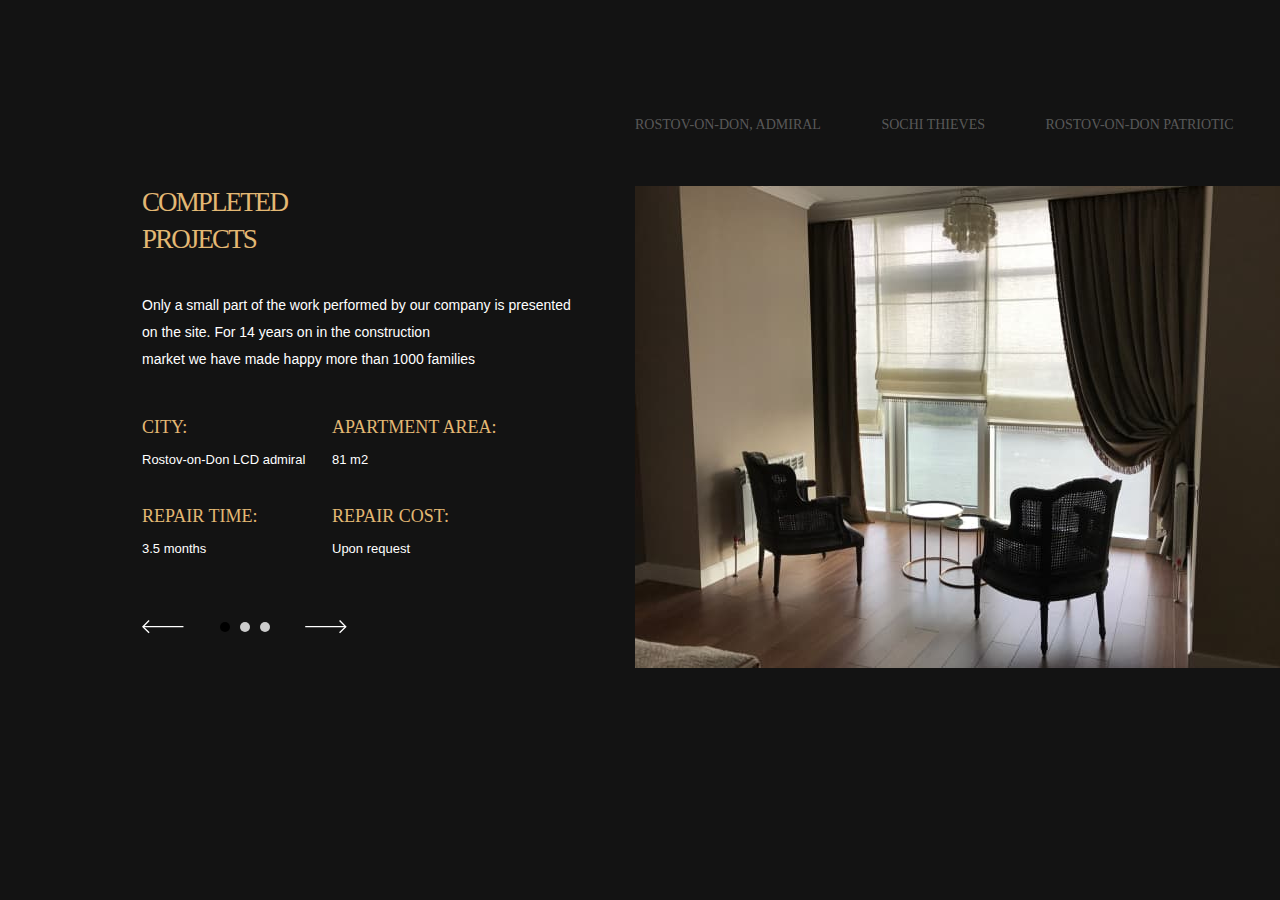
<file: slider-js-version-111/index.html>
<html>
  <head>
    <title>Практическое задание: слайдер с фото</title>
    <link rel="stylesheet" href="./style.css" />
  </head>
  <body>
    <main>
      <section class="left-section">
        <h2 class="title title-projects">Completed <br />projects</h2>
        <p class="subtitle subtitle-projects">
          Only a small part of the work performed by our company is presented
          <br />on the site. For 14 years on in the construction <br />
          market we have made happy more than 1000 families
        </p>

        <div class="grid2x2">
          <div>
            <h4 class="title title-grid">City:</h4>
            <div class="subtitle subtitle-grid js-ct"></div>
          </div>
          <div>
            <h4 class="title title-grid">Apartment Area:</h4>
            <p class="subtitle subtitle-grid js-area"><sup>2</sup></p>
          </div>
          <div>
            <h4 class="title title-grid">Repair time:</h4>
            <p class="subtitle subtitle-grid js-repair">3.5 months</p>
          </div>
          <div>
            <h4 class="title title-grid">Repair Cost:</h4>
            <p class="subtitle subtitle-grid js-cost">Upon request</p>
          </div>
        </div>

        <div class="slider__arrows">
          <div class="slider__arrow left">
            <img src="img/arrow.left.svg" alt="left" />
          </div>
          <div class="slider__dots"></div>
          <div class="slider__arrow right">
            <img src="img/arrow.right.svg" alt="right" />
          </div>
        </div>
      </section>
      <section class="slider">
        <nav>
          <ul class="completed-projects-navigation">
            <li class="projects-navigation title js-projects__navigation">
              <a class="js-projects__navigation" href="">Rostov-on-Don, Admiral</a>
            </li>
            <li class="projects-navigation title js-projects__navigation">
              <a class="js-projects__navigation" href="">Sochi Thieves</a>
            </li>
            <li class="projects-navigation title js-projects__navigation">
              <a class="js-projects__navigation" href="">Rostov-on-Don Patriotic</a>
            </li>
          </ul>
        </nav>

        <div class="slider__images"></div>
      </section>
    </main>
    <script src="./script.js"></script>
  </body>
</html>
</file>
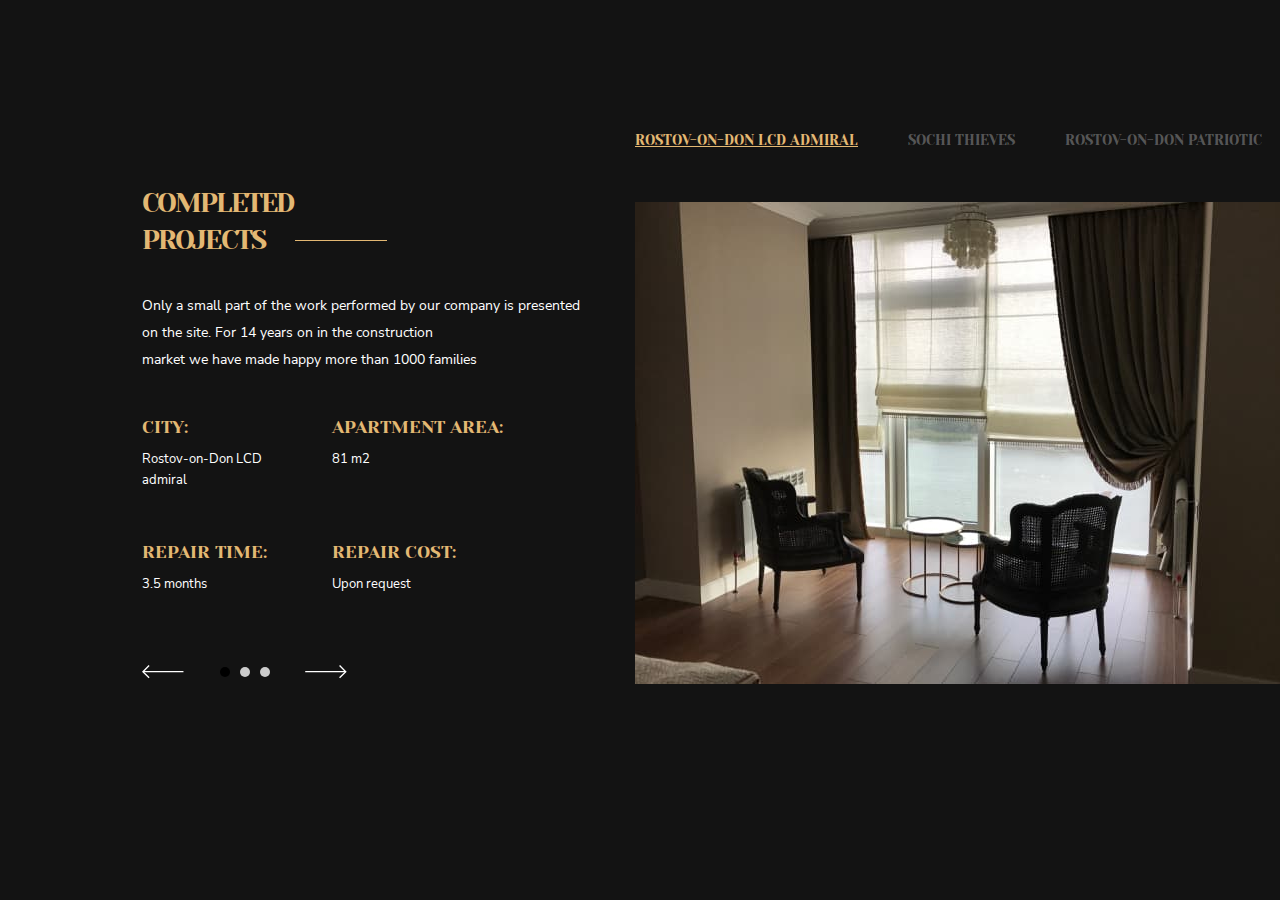
<file: slider-js/index.html>
<html>
  <head>
    <title>Slider</title>
    <link rel="stylesheet" href="./style.css" />
  </head>
  <body>
    <main>
      <section class="left-section">
            <h2 class="title title-projects">Completed <br />projects</h2>
              <p class="subtitle subtitle-projects">
                Only a small part of the work performed by our company is presented
                <br />on the site. For 14 years on in the construction <br />
                market we have made happy more than 1000 families
              </p>
            <div class="grid2x2">
              <div>
                <h4 class="title title-grid">City:</h4>
                <div class="subtitle subtitle-grid js-ct"></div>
              </div>
              <div>
                <h4 class="title title-grid">Apartment Area:</h4>
                <p class="subtitle subtitle-grid js-area"><sup>2</sup></p>
              </div>
              <div>
                <h4 class="title title-grid">Repair time:</h4>
                <p class="subtitle subtitle-grid js-repair">3.5 months</p>
              </div>
              <div>
                <h4 class="title title-grid">Repair Cost:</h4>
                <p class="subtitle subtitle-grid js-cost">Upon request</p>
              </div>
            </div>
            <div class="slider__arrows">
              <div class="slider__arrow left">
                <img src="img/arrow.left.svg" alt="left" />
              </div>
              <div class="slider__dots"></div>
              <div class="slider__arrow right">
                <img src="img/arrow.right.svg" alt="right" />
              </div>
            </div>
      </section>
      <section class="slider">
        <nav>          
          <ul class="completed-projects-navigation"></ul>
        </nav>
        <div class="slider__images"></div>
      </section>
    </main>
    <script src="./script.js"></script>
  </body>
</html>
</file>
<file: slider-js-version-111/style.css>
body {
  background-color: #131313; 
}

main {
    display: flex;
    justify-content: center;
    width: 1440px;
    height: 783px;
  }
  
  .slider {
    position: relative;
    width: 813px;
    padding-right: 134px;
  }

  .left-section {
    width: 626px;
    padding-left: 134px;
    margin-top: 176px;
  }
  
  .slider__images {
    position: relative;
    width: 679px;
    height: 482px;
  }
  
  .slider__images-title {
    position: absolute;
    left: 0;
    bottom: 0;
    width: 100%;
    background: rgba(0,0,0,0.5);
    color: #fff;
    text-align: center;
    z-index: 1;
    padding: 7px 0;
  }
  
  .slider__images .image {
    background-size: cover;
    background-position: center center;
    width: 100%;
    height: 100%;
    position: absolute;
    left: 0;
    top: 0;
    opacity: 0;
    transition: opacity 800ms ease;
  }
  
  .slider__images .image.active {
    opacity: 1;
  }
  
  .slider__arrows {
    position: absolute;
    width: 205px;
    height: 13px;
    display: flex;
    align-items: center;
    justify-content: center;
  } 
  
  .slider__arrow {
    position: absolute;
    cursor: pointer;
    /* width: 15%; */
    /* height: 100%;
    font-size: 20px;
    text-align: center;
    display: flex;
    align-items: center;
    justify-content: center; */
  } 
  
  .slider__arrow:hover {
    opacity: 1;
  } 
  
  .slider__arrow.left {
    left: 0;
  }
  
  .slider__arrow.right {
    right: 0;
  }
  
  .slider__dots {
    display: flex;
    justify-content: center;
    position: absolute;
    left: 0;
    width: 100%;
  }
  
  .slider__dots-item {
    width: 10px;
    height: 10px;
    background: #ccc;
    border-radius: 50%;
    margin: 0 5px;
    cursor: pointer;
    transition: background 0.4s ease;
  }
  
  .slider__dots-item:hover, .slider__dots-item.active {
    background: #000;
  }

  /* СТИЛИ ИЗ ВЁРСТКИ */

  .title { 
    margin: 0;
    font-family: 'Yeseva One', 'Times New Roman', Times, serif;
    font-style: normal;
    font-weight: normal;
    text-transform: uppercase;
    color: #FFFFFF;
} 

.title-projects {
  font-size: 27px;
  line-height: 37px;
  letter-spacing: -0.07em;
  color: #E3B873;
  margin-bottom: 34px;
}

.subtitle {
  font-family: 'Nunito Sans', Arial, Helvetica, sans-serif;
  font-style: normal;
  font-weight: normal;
  margin: 0;
  text-transform: none;
  color: #FFFFFF;
}

.subtitle-projects {
  font-size: 14px;
  line-height: 27px;
  margin-bottom: 42px;
}

.grid2x2 {
  display: grid;
  grid-template-columns: 190px 190px;
  grid-template-rows: 1fr 1fr;
  margin: 0;
  line-height: 1.6;
  margin-bottom: 27px;
}

.title-grid {
  font-size: 18px;
  line-height: 25px;
  color: #E3B873;
  margin-bottom: 9px;
}

.subtitle-grid {
  font-size: 13px;
  line-height: 21px;
  margin-bottom: 34px;
} 

.completed-projects-navigation {
  margin: 107px 0 52px 0;
  list-style: none;
  display: flex;
  padding: 0px;
}

.projects-navigation {
  padding-right: 60.5px;
}

.projects-navigation a {
  font-size: 14px;
  line-height: 19px;
  color: rgba(255, 255, 255, 0.3);
  text-decoration-line: none;
}

.projects-navigation a:hover {
  color: #E3B873;
  text-decoration-line: underline;
}

.city {
  color: #fff;
}
</file>
<file: slider-js/style.css>
@font-face {
  font-family: Nunito Sans;
  font-style: normal;
  font-weight: 400;
  font-display: swap;
  src: url(./fonts/nunito-sans-v11-latin-regular.woff) format('woff');
  src: url(./fonts/nunito-sans-v11-latin-regular.woff2) format('woff2');
}

@font-face {
  font-family: Yeseva One;
  font-style: normal;
  font-weight: 400;
  font-display: swap;
  src: url(./fonts/yeseva-one-v18-latin-regular.woff) format('woff');
  src: url(./fonts/yeseva-one-v18-latin-regular.woff2) format('woff2');
}

body {
  background-color: #131313; 
}

main {
    display: flex;
    justify-content: center;
    width: 1440px;
    height: 783px;
}
  
.slider {
    position: relative;
    width: 813px;
    padding-right: 134px;
    margin-top: 107px;
}

.left-section {
    width: 626px;
    padding-left: 134px;
    margin-top: 176px;
}
  
.slider__images {
    position: relative;
    width: 679px;
    height: 482px;
}
  
.slider__images-title {
    position: absolute;
    left: 0;
    bottom: 0;
    width: 100%;
    background: rgba(0,0,0,0.5);
    color: #fff;
    text-align: center;
    z-index: 1;
    padding: 7px 0;
}
  
.slider__images .image {
    background-size: cover;
    background-position: center center;
    width: 100%;
    height: 100%;
    position: absolute;
    left: 0;
    top: 0;
    opacity: 0;
    transition: opacity 800ms ease;
}
  
.slider__images .image.active {
    opacity: 1;
}
  
.slider__arrows {
    position: absolute;
    width: 205px;
    height: 13px;
    display: flex;
    align-items: center;
    justify-content: center;

} 
  
.slider__arrow {
    position: absolute;
    cursor: pointer;

} 
  
.slider__arrow:hover {
    opacity: 1;
} 
  
.slider__arrow.left {
    left: 0;
}
  
.slider__arrow.right {
    right: 0;
}
  
.slider__dots {
    display: flex;
    justify-content: center;
    position: absolute;
    left: 0;
    width: 100%;
}
  
.slider__dots-item {
    width: 10px;
    height: 10px;
    background: #ccc;
    border-radius: 50%;
    margin: 0 5px;
    cursor: pointer;
    transition: background 0.4s ease;
}
  
.slider__dots-item:hover, .slider__dots-item.active {
    background: #000;
}

.title { 
    margin: 0;
    font-family: 'Yeseva One', 'Times New Roman', Times, serif;
    font-style: normal;
    font-weight: normal;
    text-transform: uppercase;
    color: #FFFFFF;
} 

.title-projects {
  font-size: 27px;
  line-height: 37px;
  letter-spacing: -0.07em;
  color: #E3B873;
  margin-bottom: 34px;
}

.title-projects::before {
  content: "";
  border: none;
  width: 92px;
  border-top: 1px solid #E3B873;
  position: absolute;
  left: 295px;
  top: 240px;
}

.subtitle {
  font-family: 'Nunito Sans', Arial, Helvetica, sans-serif;
  font-style: normal;
  font-weight: normal;
  margin: 0;
  text-transform: none;
  color: #FFFFFF;
}

.subtitle-projects {
  font-size: 14px;
  line-height: 27px;
  margin-bottom: 42px;
}

.grid2x2 {
  display: grid;
  grid-template-columns: 125px 190px;
  grid-template-rows: 1fr 1fr;
  margin: 0;
  line-height: 1.6;
  grid-column-gap: 65px;
  height: 250px;
}

.title-grid {
  font-size: 18px;
  line-height: 25px;
  color: #E3B873;
  margin-bottom: 9px;
}

.subtitle-grid {
  font-size: 13px;
  line-height: 21px;
} 

.completed-projects-navigation {
  margin-bottom: 52px;
  list-style: none;
  display: flex;
  padding: 0px;
}

.projects-navigation {
  font-size: 14px;
  line-height: 19px;
  color: rgba(255, 255, 255, 0.3);
  text-decoration-line: none;
  text-transform: uppercase;
  padding-right: 50px;
  cursor: pointer;
  font-family: 'Yeseva One', 'Times New Roman', Times, serif;
  font-style: normal;
  font-weight: normal;
}

.projects-navigation:hover {
  color: #E3B873;
  text-decoration-line: underline;
}

.js-projects__navigation.active{
  color: #E3B873;
  text-decoration-line: underline;
}
</file>
